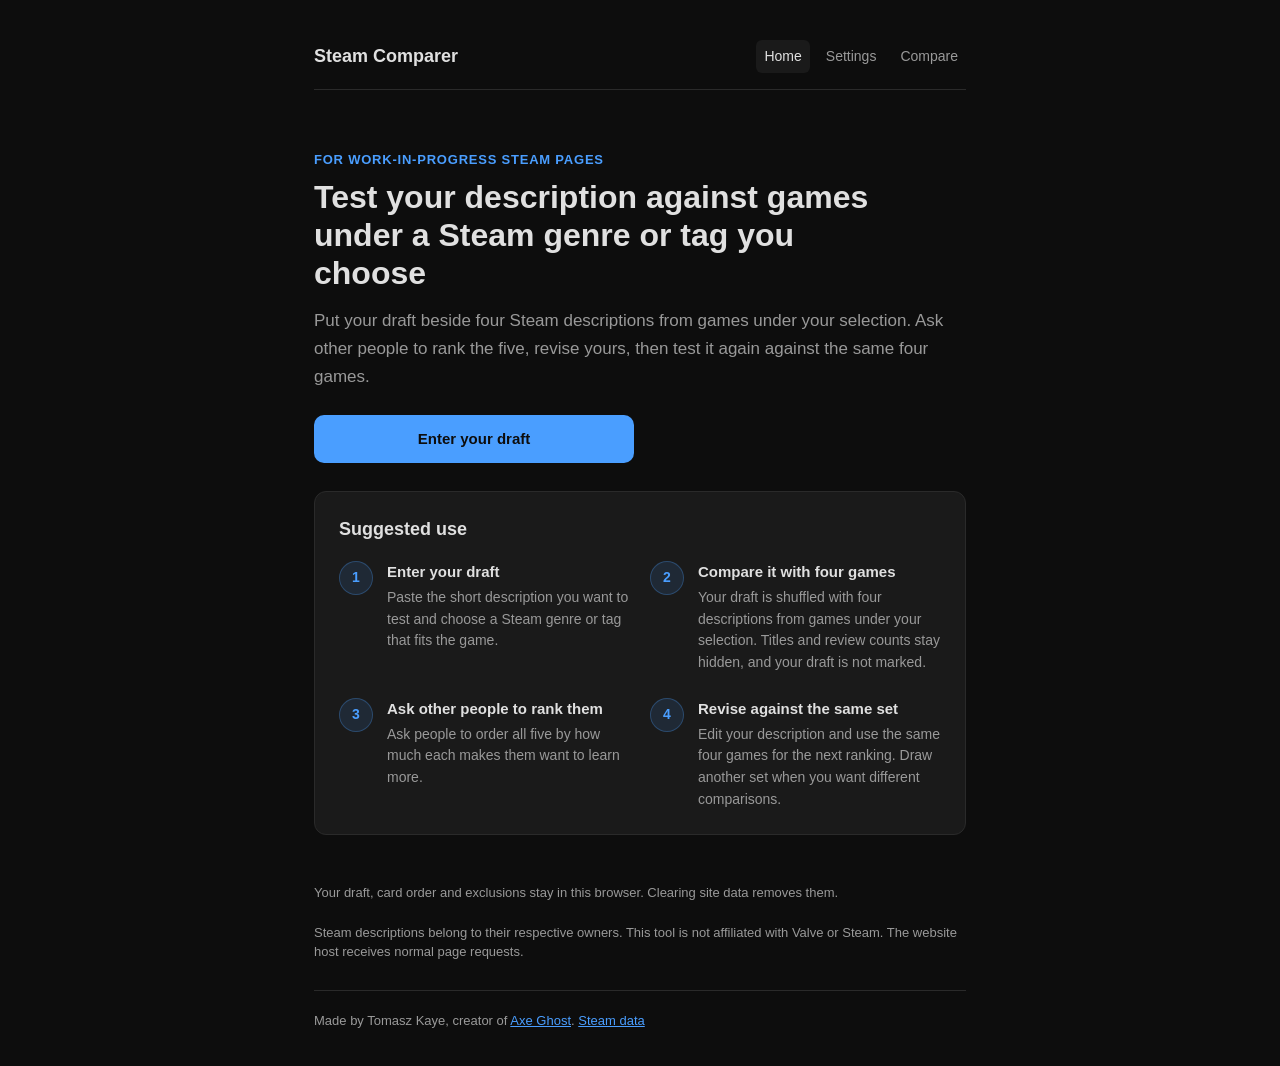
<file: static/index.html>
<!DOCTYPE html>
<html lang="en">
<head>
<meta charset="UTF-8">
<meta name="viewport" content="width=device-width, initial-scale=1.0">
<meta name="description" content="Compare your work-in-progress Steam description with four games under a Steam genre or tag you choose, ask people to rank the five, then revise against the same four games.">
<title>Steam Description Comparer</title>
<link rel="icon" type="image/svg+xml" href="favicon.svg">
<link rel="stylesheet" href="style.css?v=8">
</head>
<body>
<div class="container">
  <header>
    <h1>Steam Comparer</h1>
    <nav aria-label="Main navigation">
      <a href="index.html" aria-current="page">Home</a>
      <a href="settings.html">Settings</a>
      <a href="compare.html">Compare</a>
    </nav>
  </header>
  <main class="hero">
    <p class="hero-kicker">For work-in-progress Steam pages</p>
    <h2>Test your description against games under a Steam genre or tag you choose</h2>
    <p class="hero-intro">Put your draft beside four Steam descriptions from games under your selection. Ask other people to rank the five, revise yours, then test it again against the same four games.</p>
    <div class="hero-links">
      <a href="settings.html" class="btn btn-primary btn-block">Enter your draft</a>
    </div>
    <section class="suggested-use" aria-labelledby="suggested-use-heading">
      <h3 id="suggested-use-heading">Suggested use</h3>
      <ol class="suggested-use-flow" role="list">
        <li>
          <span class="suggested-use-step" aria-label="Step 1">1</span>
          <div><h4>Enter your draft</h4><p>Paste the short description you want to test and choose a Steam genre or tag that fits the game.</p></div>
        </li>
        <li>
          <span class="suggested-use-step" aria-label="Step 2">2</span>
          <div><h4>Compare it with four games</h4><p>Your draft is shuffled with four descriptions from games under your selection. Titles and review counts stay hidden, and your draft is not marked.</p></div>
        </li>
        <li>
          <span class="suggested-use-step" aria-label="Step 3">3</span>
          <div><h4>Ask other people to rank them</h4><p>Ask people to order all five by how much each makes them want to learn more.</p></div>
        </li>
        <li>
          <span class="suggested-use-step" aria-label="Step 4">4</span>
          <div><h4>Revise against the same set</h4><p>Edit your description and use the same four games for the next ranking. Draw another set when you want different comparisons.</p></div>
        </li>
      </ol>
    </section>
  </main>
  <p class="page-note">Your draft, card order and exclusions stay in this browser. Clearing site data removes them.</p>
  <p class="page-note">Steam descriptions belong to their respective owners. This tool is not affiliated with Valve or Steam. The website host receives normal page requests.</p>
  <hr class="footer-divider">
  <footer class="page-note"><p>Made by Tomasz Kaye, creator of <a href="https://store.steampowered.com/app/2712670/Axe_Ghost/">Axe Ghost</a>. <a href="steam-data.html">Steam data</a></p></footer>
</div>

</body>
</html>
</file>
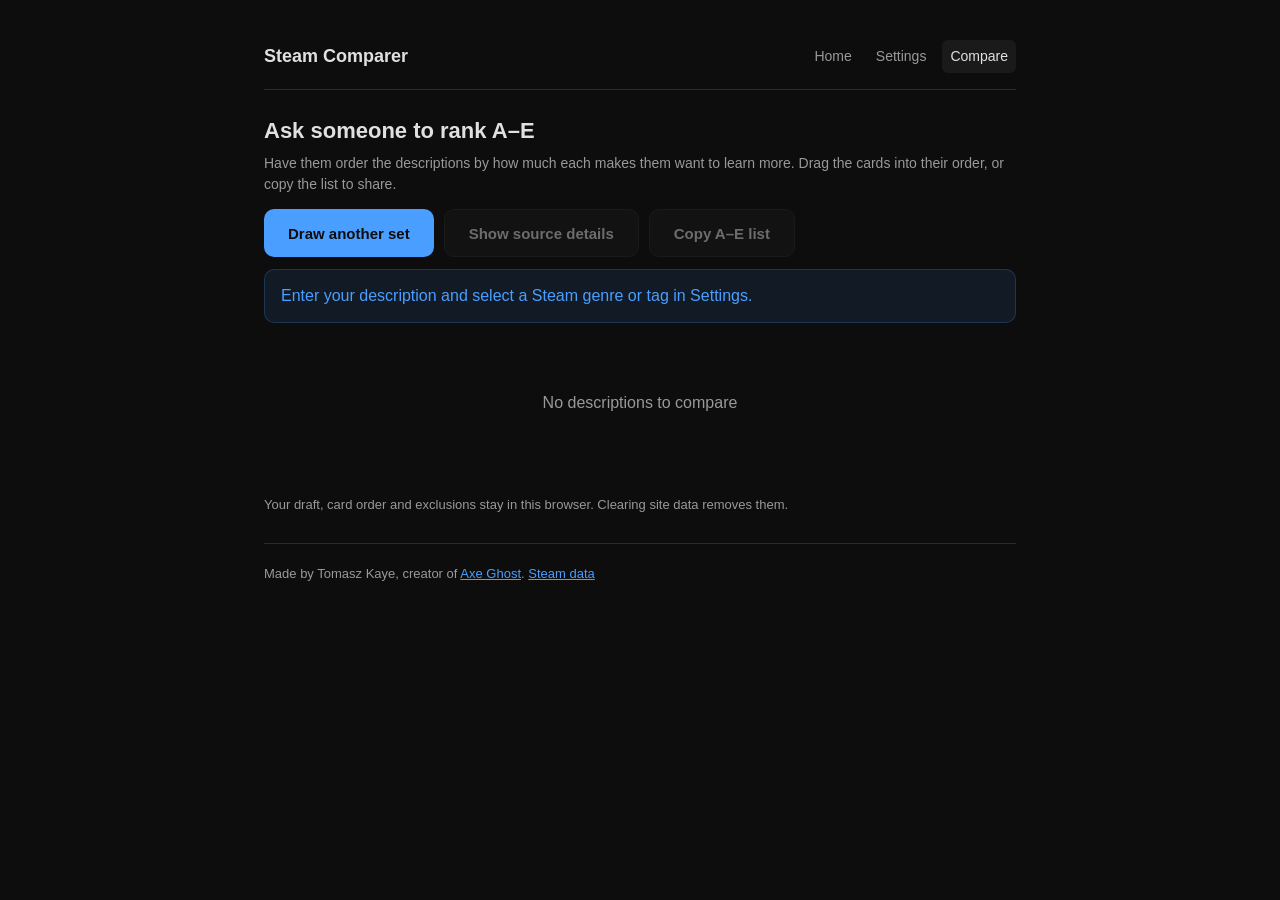
<file: static/compare.html>
<!DOCTYPE html>
<html lang="en">
<head>
<meta charset="UTF-8">
<meta name="viewport" content="width=device-width, initial-scale=1.0">
<title>Compare - Steam Comparer</title>
<link rel="icon" type="image/svg+xml" href="favicon.svg">
<link rel="stylesheet" href="style.css?v=8">
</head>
<body>
<div class="container comparison-container">
  <header>
    <h1>Steam Comparer</h1>
    <nav aria-label="Main navigation">
      <a href="index.html">Home</a>
      <a href="settings.html">Settings</a>
      <a href="compare.html" aria-current="page">Compare</a>
    </nav>
  </header>
  <div class="comparison-toolbar">
    <div>
      <h2>Ask someone to rank A–E</h2>
      <p>Have them order the descriptions by how much each makes them want to learn more. Drag the cards into their order, or copy the list to share.</p>
    </div>
    <div class="comparison-toolbar-actions">
      <button id="resample-steam-games-btn" class="btn btn-primary" disabled>Draw another set</button>
      <button id="reveal-information-btn" class="btn btn-secondary" type="button" aria-expanded="false" aria-controls="description-list" disabled>Show source details</button>
      <button id="copy-all-text-btn" class="btn btn-secondary" type="button" disabled>Copy A–E list</button>
    </div>
  </div>
  <div id="status-message" role="status" aria-live="polite"></div>
  <p id="eligible-game-count" class="comparison-pool-note"></p>
  <main id="main-area"><p>Loading the game catalogue…</p></main>
  <p class="page-note">Your draft, card order and exclusions stay in this browser. Clearing site data removes them.</p>
  <hr class="footer-divider">
  <footer class="page-note"><p>Made by Tomasz Kaye, creator of <a href="https://store.steampowered.com/app/2712670/Axe_Ghost/">Axe Ghost</a>. <a href="steam-data.html">Steam data</a></p></footer>
</div>
<script src="vendor/sortable.min.js"></script>
<script src="script.js?v=9"></script>
<script>
let comparisonCatalogue = null;
let currentlyDisplayedComparisonSample = null;
let descriptionSortable = null;
let comparisonInformationRevealed = false;
let comparisonTextCopyInProgress = false;

function showComparisonStatus(message, success = false) {
  const status = document.getElementById("status-message");
  status.innerHTML = message ? '<div class="status ' + (success ? 'status-success' : 'status-info') + '">' +
    escapeHtml(message) + '</div>' : "";
}

function clearDisplayedDescriptions() {
  if (descriptionSortable) {
    descriptionSortable.destroy();
    descriptionSortable = null;
  }
  currentlyDisplayedComparisonSample = null;
  document.getElementById("copy-all-text-btn").disabled = true;
  setComparisonInformationRevealed(false);
}

function showUnavailableComparison(message) {
  clearDisplayedDescriptions();
  document.getElementById("eligible-game-count").textContent = "";
  document.getElementById("main-area").innerHTML = '<div class="empty-state"><h3>No descriptions to compare</h3></div>';
  showComparisonStatus(message);
}

async function init() {
  document.getElementById("resample-steam-games-btn").addEventListener("click", resampleSteamGames);
  document.getElementById("reveal-information-btn").addEventListener("click", onRevealInformation);
  document.getElementById("copy-all-text-btn").addEventListener("click", copyDisplayedDescriptionsToClipboard);
  try {
    comparisonCatalogue = await fetchCatalogue();
    renderComparisonPage();
  } catch (error) {
    showUnavailableComparison(error.message);
  }
}

function readUsableComparisonSettings() {
  const settings = getSettings();
  if (!settings || !settings.description || !settings.description.trim() || !settings.tag) {
    throw new Error("Enter your description and select a Steam genre or tag in Settings.");
  }
  validateMinimumReviewCount(settings.minimumReviewCount);
  return settings;
}

function samplesHaveSameDescriptionOrder(firstSample, secondSample) {
  return Boolean(firstSample && secondSample &&
    firstSample.catalogueId === secondSample.catalogueId &&
    firstSample.genreId === secondSample.genreId &&
    firstSample.minimumReviewCount === secondSample.minimumReviewCount &&
    firstSample.descriptionIds.length === secondSample.descriptionIds.length &&
    firstSample.descriptionIds.every((id, index) => id === secondSample.descriptionIds[index]));
}

function renderComparisonPage(message = "", revealInformation = false) {
  clearDisplayedDescriptions();
  showComparisonStatus(message);
  const resampleButton = document.getElementById("resample-steam-games-btn");
  resampleButton.disabled = !comparisonCatalogue;
  if (!comparisonCatalogue) return;
  try {
    const settings = readUsableComparisonSettings();
    let sample = getComparisonSample();
    if (sample && sample.catalogueId === comparisonCatalogue.catalogueId) {
      comparisonGames(comparisonCatalogue, sample);
    }
    if (sample && !comparisonSampleMatchesSettings(sample, settings, comparisonCatalogue)) {
      clearComparisonSample();
      sample = null;
    }
    if (!sample) {
      sample = createComparisonSample(comparisonCatalogue, settings);
      saveComparisonSample(sample);
    }
    const descriptions = comparisonDescriptions(comparisonCatalogue, sample, settings);
    const genre = comparisonCatalogue.genres.find(genre => String(genre.id) === sample.genreId);
    const eligibleCount = getEligibleGames(comparisonCatalogue, settings.tag, settings.minimumReviewCount).length;
    document.getElementById("eligible-game-count").textContent = genre.name + " · " +
      eligibleCount.toLocaleString() + " games are available after applying your review minimum and exclusions";
    renderDescriptionCards(descriptions);
    currentlyDisplayedComparisonSample = {...sample, descriptionIds: [...sample.descriptionIds]};
    setComparisonInformationRevealed(revealInformation);
    document.getElementById("copy-all-text-btn").disabled = comparisonTextCopyInProgress;
  } catch (error) {
    showUnavailableComparison(error.message);
  }
}

function setComparisonInformationRevealed(revealed) {
  comparisonInformationRevealed = revealed && Boolean(currentlyDisplayedComparisonSample);
  const button = document.getElementById("reveal-information-btn");
  button.disabled = !currentlyDisplayedComparisonSample;
  button.textContent = comparisonInformationRevealed ? "Hide source details" : "Show source details";
  button.setAttribute("aria-expanded", String(comparisonInformationRevealed));
  document.querySelectorAll(".steam-game-information, .exclude-game-btn").forEach(element => {
    element.hidden = !comparisonInformationRevealed;
  });
}

function onRevealInformation() {
  if (!currentlyDisplayedComparisonSample) return;
  setComparisonInformationRevealed(!comparisonInformationRevealed);
}

async function copyDisplayedDescriptionsToClipboard() {
  if (!currentlyDisplayedComparisonSample || comparisonTextCopyInProgress) return;
  const sampleAtCopy = currentlyDisplayedComparisonSample;
  const copyButton = document.getElementById("copy-all-text-btn");
  comparisonTextCopyInProgress = true;
  copyButton.disabled = true;
  try {
    const cards = Array.from(document.querySelectorAll("#description-list .description-card"));
    if (cards.length !== 5) throw new Error("All five descriptions must be displayed before copying.");
    const comparisonText = cards.map(card => {
      const label = card.querySelector(".description-card-label");
      const description = card.querySelector(".description-text");
      if (!label || !description || !description.textContent.trim()) {
        throw new Error("A displayed description is missing. Reload the comparison before copying.");
      }
      return label.textContent + "\n" + description.textContent;
    }).join("\n\n");
    if (!navigator.clipboard || typeof navigator.clipboard.writeText !== "function") {
      throw new Error("Clipboard copying is unavailable in this browser.");
    }
    await navigator.clipboard.writeText(comparisonText);
    if (currentlyDisplayedComparisonSample === sampleAtCopy) {
      showComparisonStatus("Copied A–E to the clipboard.", true);
    }
  } catch (error) {
    if (currentlyDisplayedComparisonSample === sampleAtCopy) {
      showComparisonStatus(error.name === "NotAllowedError" ?
        "Copying was blocked. Allow clipboard access for this page and try again." : error.message);
    }
  } finally {
    comparisonTextCopyInProgress = false;
    copyButton.disabled = !currentlyDisplayedComparisonSample;
  }
}

function renderDescriptionCards(descriptions) {
  let html = '<div id="description-list" class="description-column" aria-label="A–E descriptions to rank">';
  for (const [index, description] of descriptions.entries()) {
    html += '<article class="description-card" data-id="' + escapeHtml(description.id) + '">';
    html += '<div class="description-card-heading"><span class="description-drag-handle" aria-hidden="true" title="Drag to rank">&#x2630;</span>' +
      '<h3 class="description-card-label">' + String.fromCharCode(65 + index) + '</h3></div>';
    html += '<p class="description-text">' + escapeHtml(description.text) + '</p>';
    if (description.id !== YOUR_DESCRIPTION_ID) {
      html += '<div class="steam-game-information" hidden><p class="description-game-title">' +
        steamSourceMarkup(description) + '</p><p class="description-source">' +
        description.reviews.toLocaleString() + ' reviews when collected</p></div>';
    }
    html += '<div class="description-card-actions"><div class="description-move-controls">' +
      '<button class="move-description-earlier" type="button" aria-label="Move description up" title="Move up">↑</button>' +
      '<button class="move-description-later" type="button" aria-label="Move description down" title="Move down">↓</button></div>';
    if (description.id !== YOUR_DESCRIPTION_ID) {
      html += '<button class="btn btn-secondary exclude-game-btn" type="button" data-game-id="' + escapeHtml(description.id) +
        '" hidden>Exclude</button>';
    }
    html += '</div></article>';
  }
  document.getElementById("main-area").innerHTML = html + '</div>';
  const descriptionList = document.getElementById("description-list");
  descriptionSortable = new Sortable(descriptionList, {
    animation: 180,
    ghostClass: "description-drag-placeholder",
    chosenClass: "description-being-dragged",
    handle: ".description-drag-handle",
    delay: 150,
    delayOnTouchOnly: true,
    touchStartThreshold: 5,
    onEnd: onDescriptionsReordered,
  });
  descriptionList.querySelectorAll(".exclude-game-btn").forEach(button => {
    button.addEventListener("click", () => onExcludeGame(button.dataset.gameId));
  });
  descriptionList.querySelectorAll(".move-description-earlier, .move-description-later").forEach(button => {
    button.addEventListener("click", () => {
      const card = button.closest(".description-card");
      if (button.classList.contains("move-description-earlier") && card.previousElementSibling) {
        descriptionList.insertBefore(card, card.previousElementSibling);
      } else if (button.classList.contains("move-description-later") && card.nextElementSibling) {
        descriptionList.insertBefore(card.nextElementSibling, card);
      }
      onDescriptionsReordered();
      if (button.isConnected) button.focus();
    });
  });
  refreshDescriptionMoveButtons();
}

function refreshDescriptionMoveButtons() {
  document.querySelectorAll("#description-list .description-card").forEach((card, index, cards) => {
    card.querySelector(".description-card-label").textContent = String.fromCharCode(65 + index);
    card.querySelector(".move-description-earlier").disabled = index === 0;
    card.querySelector(".move-description-later").disabled = index === cards.length - 1;
  });
}

function onDescriptionsReordered() {
  if (!descriptionSortable || !currentlyDisplayedComparisonSample) return;
  try {
    const settings = readUsableComparisonSettings();
    const savedSample = getComparisonSample();
    if (!comparisonSampleMatchesSettings(savedSample, settings, comparisonCatalogue) ||
        !samplesHaveSameDescriptionOrder(savedSample, currentlyDisplayedComparisonSample)) {
      renderComparisonPage("The comparison changed in another tab. Its current order is shown here.");
      return;
    }
    const reorderedDescriptionIds = descriptionSortable.toArray();
    if (reorderedDescriptionIds.length !== savedSample.descriptionIds.length ||
        new Set(reorderedDescriptionIds).size !== reorderedDescriptionIds.length ||
        reorderedDescriptionIds.some(id => !savedSample.descriptionIds.includes(id))) {
      renderComparisonPage("The arrangement was not saved: all five descriptions must stay in the comparison.");
      return;
    }
    const reorderedSample = {...savedSample, descriptionIds: reorderedDescriptionIds};
    saveComparisonSample(reorderedSample);
    currentlyDisplayedComparisonSample = {...reorderedSample, descriptionIds: [...reorderedDescriptionIds]};
    refreshDescriptionMoveButtons();
    showComparisonStatus("");
  } catch (error) {
    showUnavailableComparison(error.message);
  }
}

function resampleSteamGames() {
  if (!comparisonCatalogue) return;
  try {
    const settings = readUsableComparisonSettings();
    clearComparisonSample();
    const sample = createComparisonSample(comparisonCatalogue, settings);
    saveComparisonSample(sample);
    renderComparisonPage();
  } catch (error) {
    showUnavailableComparison(error.message);
  }
}

function onExcludeGame(gameId) {
  if (!comparisonCatalogue || !currentlyDisplayedComparisonSample) return;
  let exclusionSaved = false;
  try {
    const settings = readUsableComparisonSettings();
    const savedSample = getComparisonSample();
    if (!comparisonSampleMatchesSettings(savedSample, settings, comparisonCatalogue) ||
        !samplesHaveSameDescriptionOrder(savedSample, currentlyDisplayedComparisonSample)) {
      renderComparisonPage("The comparison changed. Check the current descriptions before excluding a game.");
      return;
    }
    if (gameId === YOUR_DESCRIPTION_ID || !savedSample.descriptionIds.includes(gameId)) {
      throw new Error("Only a Steam game in the current comparison can be excluded.");
    }
    excludeSteamGame(gameId, comparisonCatalogue);
    exclusionSaved = true;
    clearComparisonSample();
    const remainingSteamGameIds = savedSample.descriptionIds.filter(id => id !== gameId && id !== YOUR_DESCRIPTION_ID);
    const replacement = chooseSteamGames(comparisonCatalogue, settings.tag, settings.minimumReviewCount, remainingSteamGameIds, 1)[0];
    const updatedSample = {...savedSample,
      descriptionIds: savedSample.descriptionIds.map(id => id === gameId ? replacement.id : id)};
    saveComparisonSample(updatedSample);
    renderComparisonPage("Game excluded and replaced. Restore it in Settings.", comparisonInformationRevealed);
  } catch (error) {
    if (exclusionSaved) clearComparisonSample();
    showUnavailableComparison((exclusionSaved ? "The game is excluded. " : "") + error.message);
  }
}

window.addEventListener("storage", event => {
  if (event.key === null || [SETTINGS_STORAGE_KEY, COMPARISON_SAMPLE_STORAGE_KEY, EXCLUDED_GAMES_STORAGE_KEY].includes(event.key)) {
    renderComparisonPage("The comparison changed in another tab.");
  }
});

init();
</script>
</body>
</html>
</file>
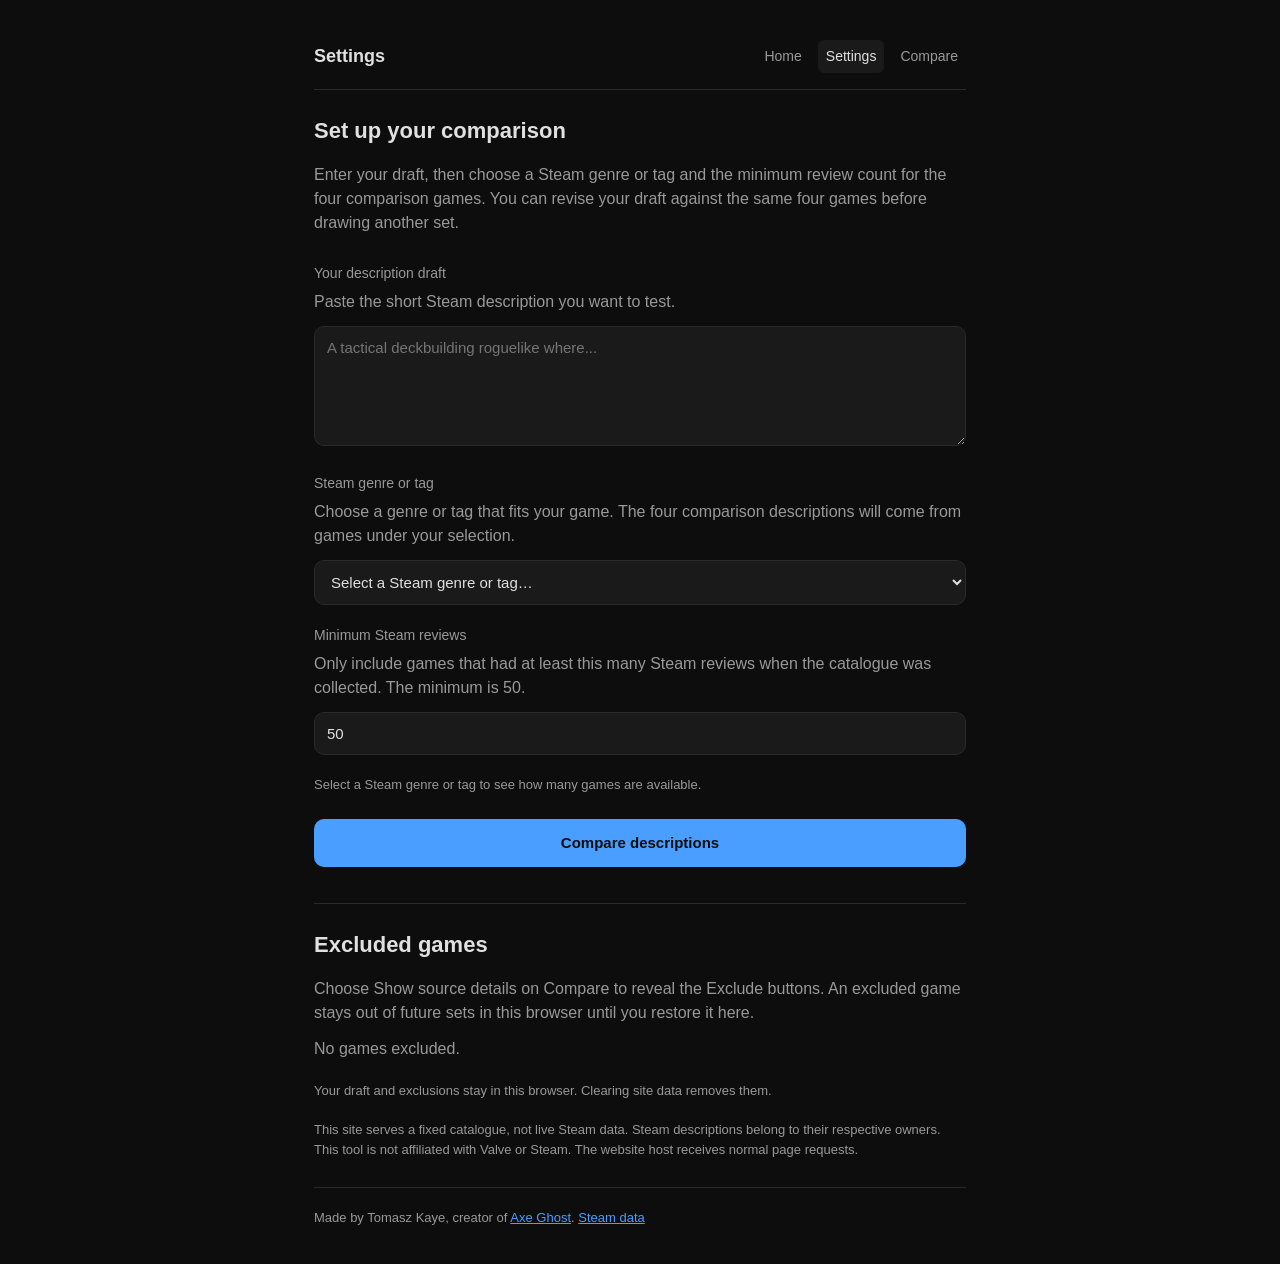
<file: static/settings.html>
<!DOCTYPE html>
<html lang="en">
<head>
<meta charset="UTF-8">
<meta name="viewport" content="width=device-width, initial-scale=1.0">
<meta name="description" content="Enter a Steam description draft, choose a Steam genre or tag, and set the minimum review count for its four comparison games.">
<title>Settings - Steam Comparer</title>
<link rel="icon" type="image/svg+xml" href="favicon.svg">
<link rel="stylesheet" href="style.css?v=8">
</head>
<body>
<div class="container">
  <header><h1>Settings</h1><nav aria-label="Main navigation">
    <a href="index.html">Home</a><a href="settings.html" aria-current="page">Settings</a><a href="compare.html">Compare</a>
  </nav></header>
  <div id="status-message" role="status" aria-live="polite"></div>
  <section class="settings-intro" aria-labelledby="settings-intro-heading">
    <h2 id="settings-intro-heading">Set up your comparison</h2>
    <p>Enter your draft, then choose a Steam genre or tag and the minimum review count for the four comparison games. You can revise your draft against the same four games before drawing another set.</p>
  </section>
  <div class="form-group">
    <label for="description">Your description draft</label>
    <p>Paste the short Steam description you want to test.</p>
    <textarea id="description" placeholder="A tactical deckbuilding roguelike where..." rows="5"></textarea>
  </div>
  <div class="form-group">
    <label for="tag">Steam genre or tag</label>
    <p>Choose a genre or tag that fits your game. The four comparison descriptions will come from games under your selection.</p>
    <select id="tag"><option value="">Loading Steam genres and tags…</option></select>
  </div>
  <div class="form-group">
    <label for="minimum-review-count">Minimum Steam reviews</label>
    <p>Only include games that had at least this many Steam reviews when the catalogue was collected. The minimum is 50.</p>
    <input id="minimum-review-count" type="number" min="50" step="1" value="50" required>
    <p id="eligible-game-count" class="page-note" aria-live="polite"></p>
  </div>
  <div class="actions"><button id="save-btn" class="btn btn-primary btn-block" disabled>Compare descriptions</button></div>
  <section class="settings-section" aria-labelledby="exclusions-heading">
    <h2 id="exclusions-heading">Excluded games</h2>
    <p>Choose Show source details on Compare to reveal the Exclude buttons. An excluded game stays out of future sets in this browser until you restore it here.</p>
    <div id="excluded-games-list"></div>
  </section>
  <p class="page-note">Your draft and exclusions stay in this browser. Clearing site data removes them.</p>
  <p class="page-note">This site serves a fixed catalogue, not live Steam data. Steam descriptions belong to their respective owners. This tool is not affiliated with Valve or Steam. The website host receives normal page requests.</p>
  <hr class="footer-divider">
  <footer class="page-note"><p>Made by Tomasz Kaye, creator of <a href="https://store.steampowered.com/app/2712670/Axe_Ghost/">Axe Ghost</a>. <a href="steam-data.html">Steam data</a></p></footer>
</div>
<script src="script.js?v=9"></script>
<script>
let settingsCatalogue = null;
let settingsChangedInAnotherTab = false;

function showSettingsStatus(message, success = false) {
  document.getElementById("status-message").innerHTML = '<div class="status ' +
    (success ? 'status-success' : 'status-info') + '">' + escapeHtml(message) + '</div>';
}

function renderEligibleGameCount() {
  if (!settingsCatalogue) return;
  const genreId = document.getElementById("tag").value;
  const countElement = document.getElementById("eligible-game-count");
  if (!genreId) { countElement.textContent = "Select a Steam genre or tag to see how many games are available."; return; }
  try {
    const minimumReviewCount = document.getElementById("minimum-review-count").valueAsNumber;
    const eligibleCount = getEligibleGames(settingsCatalogue, genreId, minimumReviewCount).length;
    countElement.textContent = eligibleCount.toLocaleString() + " games are available under this selection after applying the review minimum and exclusions." +
      (eligibleCount < 4 ? " A comparison needs at least four." : "");
  } catch (error) { countElement.textContent = error.message; }
}

function renderExcludedGames() {
  const container = document.getElementById("excluded-games-list");
  try {
    const excludedGameIds = getExcludedGameIds();
    if (!excludedGameIds.length) { container.innerHTML = '<p>No games excluded.</p>'; return; }
    const gamesById = new Map(settingsCatalogue.games.map(game => [game.id, game]));
    let html = '<p>' + excludedGameIds.length.toLocaleString() + (excludedGameIds.length === 1 ? ' excluded game.' : ' excluded games.') + '</p><ul class="excluded-games">';
    for (const gameId of excludedGameIds) {
      const game = gamesById.get(gameId);
      html += '<li><div>' + (game ? escapeHtml(game.name) : escapeHtml(gameId) + ' (not in this catalogue)') +
        '</div><button class="btn btn-secondary restore-game-btn" data-game-id="' + escapeHtml(gameId) + '">Restore</button></li>';
    }
    container.innerHTML = html + '</ul><button id="restore-all-btn" class="btn btn-secondary">Restore all excluded games</button>';
    container.querySelectorAll(".restore-game-btn").forEach(button => button.addEventListener("click", () => {
      try {
        restoreSteamGame(button.dataset.gameId);
        renderExcludedGames();
        renderEligibleGameCount();
        showSettingsStatus("This game is eligible for future sets again.", true);
      } catch (error) { showSettingsStatus(error.message); }
    }));
    document.getElementById("restore-all-btn").addEventListener("click", () => {
      if (!confirm("Make every excluded game eligible for future sets in this browser?")) return;
      try {
        restoreAllSteamGames();
        renderExcludedGames();
        renderEligibleGameCount();
        showSettingsStatus("All excluded games are eligible for future sets again.", true);
      } catch (error) { showSettingsStatus(error.message); }
    });
  } catch (error) {
    container.textContent = error.message;
  }
}

async function init() {
  const descriptionElement = document.getElementById("description");
  const genreElement = document.getElementById("tag");
  const minimumElement = document.getElementById("minimum-review-count");
  const saveButton = document.getElementById("save-btn");
  let saved;
  try {
    saved = readComparisonSettingsForEditing();
    if (saved) {
      descriptionElement.value = saved.description;
      minimumElement.value = saved.minimumReviewCount;
    }
    settingsCatalogue = await fetchCatalogue();
    const genres = await fetchTags();
    genreElement.innerHTML = '<option value="">Select a Steam genre or tag…</option>';
    for (const genre of genres) {
      const option = document.createElement("option");
      option.value = genre.id;
      option.textContent = genre.name + " (" + genre.catalogueCount.toLocaleString() + " in catalogue)";
      if (saved && String(saved.tag) === String(genre.id)) option.selected = true;
      genreElement.appendChild(option);
    }
    renderExcludedGames();
    renderEligibleGameCount();
    saveButton.disabled = settingsChangedInAnotherTab;
  } catch (error) {
    genreElement.innerHTML = '<option value="">Unable to load settings</option>';
    showSettingsStatus(error.message);
  }
  genreElement.addEventListener("change", renderEligibleGameCount);
  minimumElement.addEventListener("input", renderEligibleGameCount);
  saveButton.addEventListener("click", () => {
    try {
      const description = descriptionElement.value.trim();
      const tag = genreElement.value;
      if (!description) throw new Error("Please enter a description.");
      if (!tag) throw new Error("Please select a Steam genre or tag.");
      const minimumReviewCount = minimumElement.valueAsNumber;
      validateMinimumReviewCount(minimumReviewCount);
      const previousSettings = readComparisonSettingsForEditing();
      const nextSettings = { description, tag, minimumReviewCount };
      const filtersChanged = !previousSettings || String(previousSettings.tag) !== String(tag) || previousSettings.minimumReviewCount !== minimumReviewCount;
      const eligibleCount = getEligibleGames(settingsCatalogue, tag, minimumReviewCount).length;
      setSettings(nextSettings);
      if (filtersChanged || eligibleCount < 4) clearComparisonSample();
      if (eligibleCount < 4) {
        showSettingsStatus("Fewer than four games are eligible. Lower the review minimum, choose another Steam genre or tag, or restore excluded games.");
        renderEligibleGameCount();
      } else {
        window.location.href = "compare.html";
      }
    } catch (error) { showSettingsStatus(error.message); }
  });
}

window.addEventListener("storage", event => {
  if (settingsCatalogue && (event.key === null || event.key === EXCLUDED_GAMES_STORAGE_KEY)) {
    renderExcludedGames();
    renderEligibleGameCount();
  }
  if (event.key === null || event.key === SETTINGS_STORAGE_KEY) {
    settingsChangedInAnotherTab = true;
    document.getElementById("save-btn").disabled = true;
    showSettingsStatus("Settings changed in another tab. Reload this page before making further changes.");
  }
});
init();
</script>
</body>
</html>
</file>
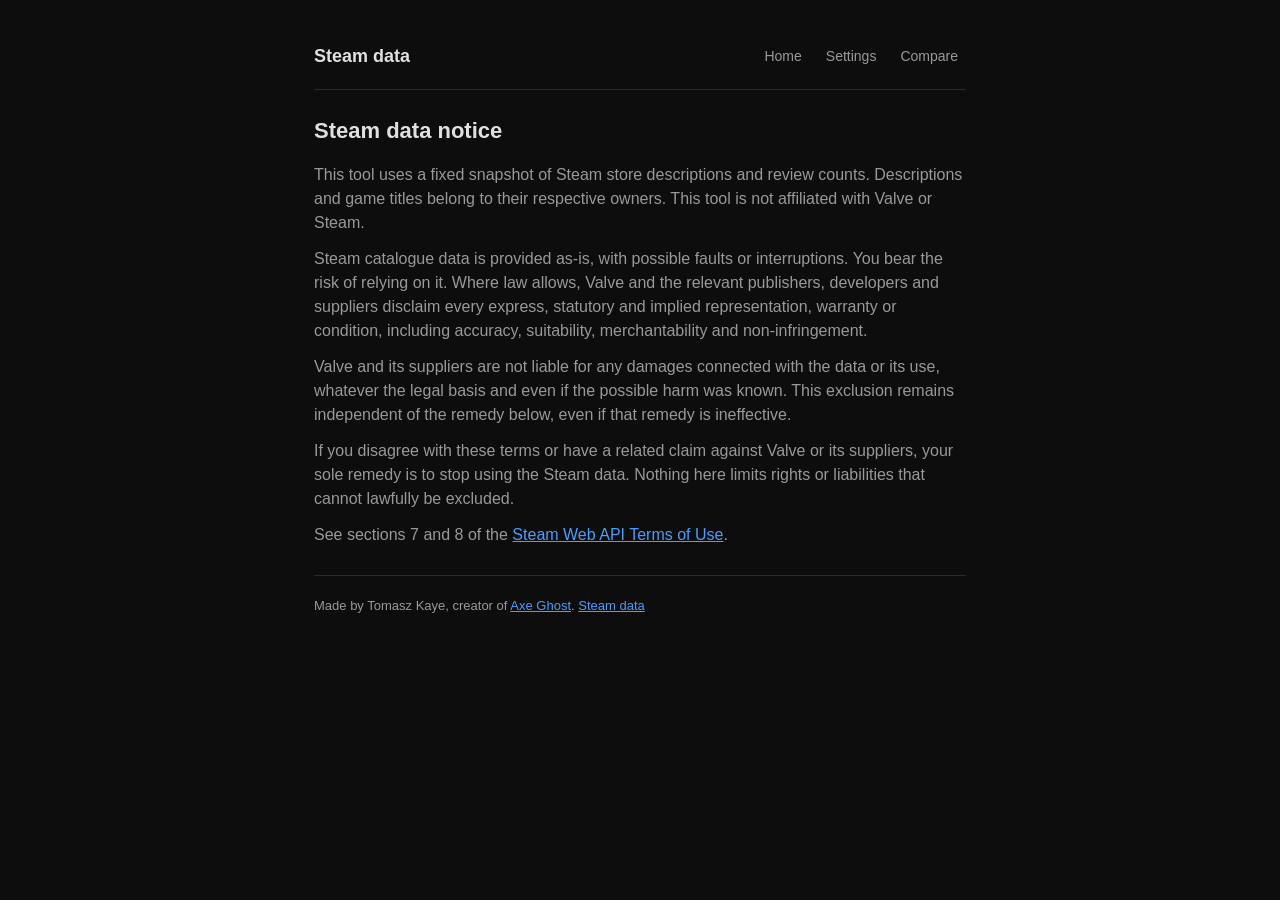
<file: static/steam-data.html>
<!DOCTYPE html>
<html lang="en">
<head>
<meta charset="UTF-8">
<meta name="viewport" content="width=device-width, initial-scale=1.0">
<meta name="description" content="Source information and disclaimers for the Steam data used by Steam Comparer.">
<title>Steam data - Steam Comparer</title>
<link rel="icon" type="image/svg+xml" href="favicon.svg">
<link rel="stylesheet" href="style.css?v=8">
</head>
<body>
<div class="container">
  <header>
    <h1>Steam data</h1>
    <nav aria-label="Main navigation">
      <a href="index.html">Home</a>
      <a href="settings.html">Settings</a>
      <a href="compare.html">Compare</a>
    </nav>
  </header>
  <main>
    <h2>Steam data notice</h2>
    <p>This tool uses a fixed snapshot of Steam store descriptions and review counts. Descriptions and game titles belong to their respective owners. This tool is not affiliated with Valve or Steam.</p>
    <p>Steam catalogue data is provided as-is, with possible faults or interruptions. You bear the risk of relying on it. Where law allows, Valve and the relevant publishers, developers and suppliers disclaim every express, statutory and implied representation, warranty or condition, including accuracy, suitability, merchantability and non-infringement.</p>
    <p>Valve and its suppliers are not liable for any damages connected with the data or its use, whatever the legal basis and even if the possible harm was known. This exclusion remains independent of the remedy below, even if that remedy is ineffective.</p>
    <p>If you disagree with these terms or have a related claim against Valve or its suppliers, your sole remedy is to stop using the Steam data. Nothing here limits rights or liabilities that cannot lawfully be excluded.</p>
    <p>See sections 7 and 8 of the <a href="https://steamcommunity.com/dev/apiterms">Steam Web API Terms of Use</a>.</p>
  </main>
  <hr class="footer-divider">
  <footer class="page-note"><p>Made by Tomasz Kaye, creator of <a href="https://store.steampowered.com/app/2712670/Axe_Ghost/">Axe Ghost</a>. <a href="steam-data.html" aria-current="page">Steam data</a></p></footer>
</div>
</body>
</html>
</file>
<file: static/style.css>
:root {
  --bg: #0d0d0d;
  --surface: #1a1a1a;
  --surface2: #242424;
  --border: #2a2a2a;
  --text: #e0e0e0;
  --text2: #999;
  --accent: #4a9eff;
  --accent-dim: #2a5a9e;
  --green: #4caf50;
  --radius: 10px;
}

*, *::before, *::after { box-sizing: border-box; margin: 0; padding: 0; }
[hidden] { display: none !important; }

body {
  font-family: -apple-system, BlinkMacSystemFont, "Segoe UI", Roboto, sans-serif;
  background: var(--bg);
  color: var(--text);
  line-height: 1.5;
  min-height: 100vh;
}

.container { max-width: 700px; margin: 0 auto; padding: 16px; }
a { color: var(--accent); }

header {
  display: flex;
  align-items: center;
  justify-content: space-between;
  gap: 16px;
  padding: 16px 0;
  border-bottom: 1px solid var(--border);
  margin-bottom: 24px;
}
header h1 { font-size: 18px; font-weight: 600; }
header nav { display: flex; gap: 8px; flex-wrap: wrap; }
header nav a {
  color: var(--text2);
  text-decoration: none;
  font-size: 14px;
  padding: 6px 8px;
  border-radius: 6px;
}
header nav a:hover, header nav a[aria-current="page"] { color: var(--text); background: var(--surface); }

h2 { font-size: 22px; font-weight: 600; margin-bottom: 16px; }
h3 { font-size: 16px; font-weight: 500; margin-bottom: 12px; color: var(--text2); }
p { color: var(--text2); margin-bottom: 12px; }
label { display: block; font-size: 14px; font-weight: 500; margin-bottom: 6px; color: var(--text2); }

textarea, select, input {
  width: 100%;
  background: var(--surface);
  border: 1px solid var(--border);
  border-radius: var(--radius);
  color: var(--text);
  padding: 12px;
  font-size: 15px;
  font-family: inherit;
}
textarea:focus, select:focus, input:focus { outline: none; border-color: var(--accent); }
textarea { resize: vertical; min-height: 120px; }
select { cursor: pointer; }
.form-group { margin-bottom: 20px; }

.btn {
  display: inline-flex;
  align-items: center;
  justify-content: center;
  gap: 8px;
  padding: 12px 24px;
  border: none;
  border-radius: var(--radius);
  font-size: 15px;
  font-weight: 600;
  cursor: pointer;
  min-height: 48px;
  text-decoration: none;
}
.btn-primary { background: var(--accent); color: var(--bg); }
.btn-primary:hover { background: #3a8eef; }
.btn-secondary { background: var(--surface); color: var(--text); border: 1px solid var(--border); }
.btn-secondary:hover { background: var(--surface2); }
.btn-block { width: 100%; }
button:disabled { opacity: .45; cursor: not-allowed; }
button:focus-visible, a:focus-visible { outline: 2px solid var(--accent); outline-offset: 3px; }
.actions { display: flex; gap: 12px; margin-top: 24px; flex-wrap: wrap; }
.actions .btn { flex: 1; min-width: 120px; }

.status { padding: 14px 16px; border-radius: var(--radius); margin-bottom: 16px; font-weight: 500; }
.status-success { background: rgba(76, 175, 80, .15); color: var(--green); border: 1px solid rgba(76, 175, 80, .3); }
.status-info { background: rgba(74, 158, 255, .1); color: var(--accent); border: 1px solid rgba(74, 158, 255, .2); }
.page-note { font-size: 13px; margin-top: 20px; overflow-wrap: anywhere; }
.page-note:empty { display: none; }
.footer-divider { border: 0; border-top: 1px solid var(--border); margin-top: 28px; }
footer.page-note { padding-top: 20px; margin-top: 0; }

.hero { padding: 36px 0 28px; }
.hero-kicker {
  color: var(--accent);
  font-size: 13px;
  font-weight: 700;
  letter-spacing: .06em;
  margin-bottom: 8px;
  text-transform: uppercase;
}
.hero h2 { font-size: 32px; line-height: 1.2; margin-bottom: 14px; max-width: 580px; }
.hero-intro { font-size: 17px; line-height: 1.65; margin-bottom: 24px; max-width: 640px; }
.suggested-use {
  background: var(--surface);
  border: 1px solid var(--border);
  border-radius: calc(var(--radius) + 2px);
  padding: 24px;
}
.suggested-use > h3 { color: var(--text); font-size: 18px; font-weight: 600; margin-bottom: 18px; }
.suggested-use-flow { display: grid; gap: 20px; list-style: none; }
.suggested-use-flow li { display: flex; align-items: flex-start; gap: 14px; min-width: 0; }
.suggested-use-step {
  align-items: center;
  background: rgba(74, 158, 255, .12);
  border: 1px solid rgba(74, 158, 255, .28);
  border-radius: 50%;
  color: var(--accent);
  display: inline-flex;
  flex: 0 0 34px;
  font-size: 14px;
  font-weight: 700;
  height: 34px;
  justify-content: center;
}
.suggested-use-flow h4 { color: var(--text); font-size: 15px; font-weight: 600; line-height: 1.4; margin-bottom: 5px; }
.suggested-use-flow p { font-size: 14px; line-height: 1.55; margin-bottom: 0; }
.hero-links { display: flex; flex-direction: column; gap: 12px; max-width: 320px; margin: 0 0 28px; }
.empty-state { text-align: center; padding: 48px 16px; color: var(--text2); }
.empty-state p { font-size: 15px; }

.settings-intro { margin-bottom: 28px; }
.settings-intro p { max-width: 640px; }
.settings-section { margin-top: 36px; padding-top: 24px; border-top: 1px solid var(--border); }
.excluded-games { list-style: none; margin: 16px 0; }
.excluded-games li { display: flex; align-items: center; justify-content: space-between; gap: 16px; padding: 12px 0; border-bottom: 1px solid var(--border); }
.excluded-games li > div { min-width: 0; overflow-wrap: anywhere; }
.excluded-games .btn { flex-shrink: 0; padding: 8px 16px; }

/* Descriptions stay in one movable group, including the user's draft. */
.comparison-container { max-width: 800px; }
.comparison-toolbar { display: flex; flex-direction: column; align-items: stretch; gap: 14px; margin-bottom: 12px; }
.comparison-toolbar h2 { margin-bottom: 6px; }
.comparison-toolbar p { margin-bottom: 0; font-size: 14px; }
.comparison-toolbar .btn { flex-shrink: 0; }
.comparison-toolbar-actions { display: flex; flex-wrap: wrap; gap: 10px; }
.comparison-pool-note { font-size: 13px; margin-bottom: 20px; }
.description-column { display: flex; flex-direction: column; gap: 18px; }
.description-card {
  min-width: 0;
  display: flex;
  flex-direction: column;
  border: 1px solid var(--border);
  border-radius: var(--radius);
  background: var(--surface);
  padding: 18px;
  overflow-wrap: anywhere;
}
.description-card-heading { display: flex; align-items: flex-start; gap: 10px; margin-bottom: 18px; }
.description-card h3 { font-size: 16px; line-height: 1.4; color: var(--text); margin: 0 0 5px; font-weight: 600; }
.description-game-title a { color: var(--text); text-decoration-color: var(--text2); text-underline-offset: 3px; }
.description-game-title a:hover { color: var(--accent); }
.description-game-title { margin-bottom: 5px; font-weight: 600; }
.steam-game-information { margin-bottom: 16px; }
.description-source { font-size: 12px; margin: 0; }
.description-drag-handle {
  display: flex;
  align-items: center;
  justify-content: center;
  color: var(--text2);
  width: 30px;
  min-height: 40px;
  margin: -8px 0 0 -6px;
  flex-shrink: 0;
  font-size: 20px;
  cursor: grab;
  touch-action: none;
  user-select: none;
}
.description-drag-handle:active { cursor: grabbing; }
.description-text { color: var(--text); font-size: 15px; line-height: 1.7; white-space: pre-wrap; margin: 0 0 24px; }
.description-card-actions { display: flex; align-items: center; justify-content: space-between; gap: 12px; margin-top: auto; }
.description-move-controls { display: flex; gap: 6px; }
.description-move-controls button {
  width: 38px;
  min-height: 38px;
  border: 1px solid var(--border);
  background: var(--surface2);
  color: var(--text);
  border-radius: 6px;
  font-size: 19px;
  cursor: pointer;
}
.description-move-controls button:disabled { cursor: not-allowed; }
.exclude-game-btn { min-height: 38px; font-size: 13px; padding: 8px 14px; }
.description-drag-placeholder { opacity: .3; border-style: dashed; }
.description-being-dragged { box-shadow: 0 4px 18px rgba(74, 158, 255, .18); }

@media (min-width: 600px) {
  .container { padding: 24px; }
  .suggested-use-flow { grid-template-columns: repeat(2, minmax(0, 1fr)); row-gap: 24px; }
}
@media (max-width: 480px) {
  header { align-items: flex-start; flex-direction: column; gap: 10px; }
  header nav { gap: 2px; }
  header nav a { padding: 5px 8px; }
  .hero { padding-top: 24px; }
  .hero h2 { font-size: 28px; }
  .suggested-use { padding: 20px 18px; }
  .comparison-toolbar-actions { width: 100%; }
  .comparison-toolbar .btn { width: 100%; }
}
</file>
